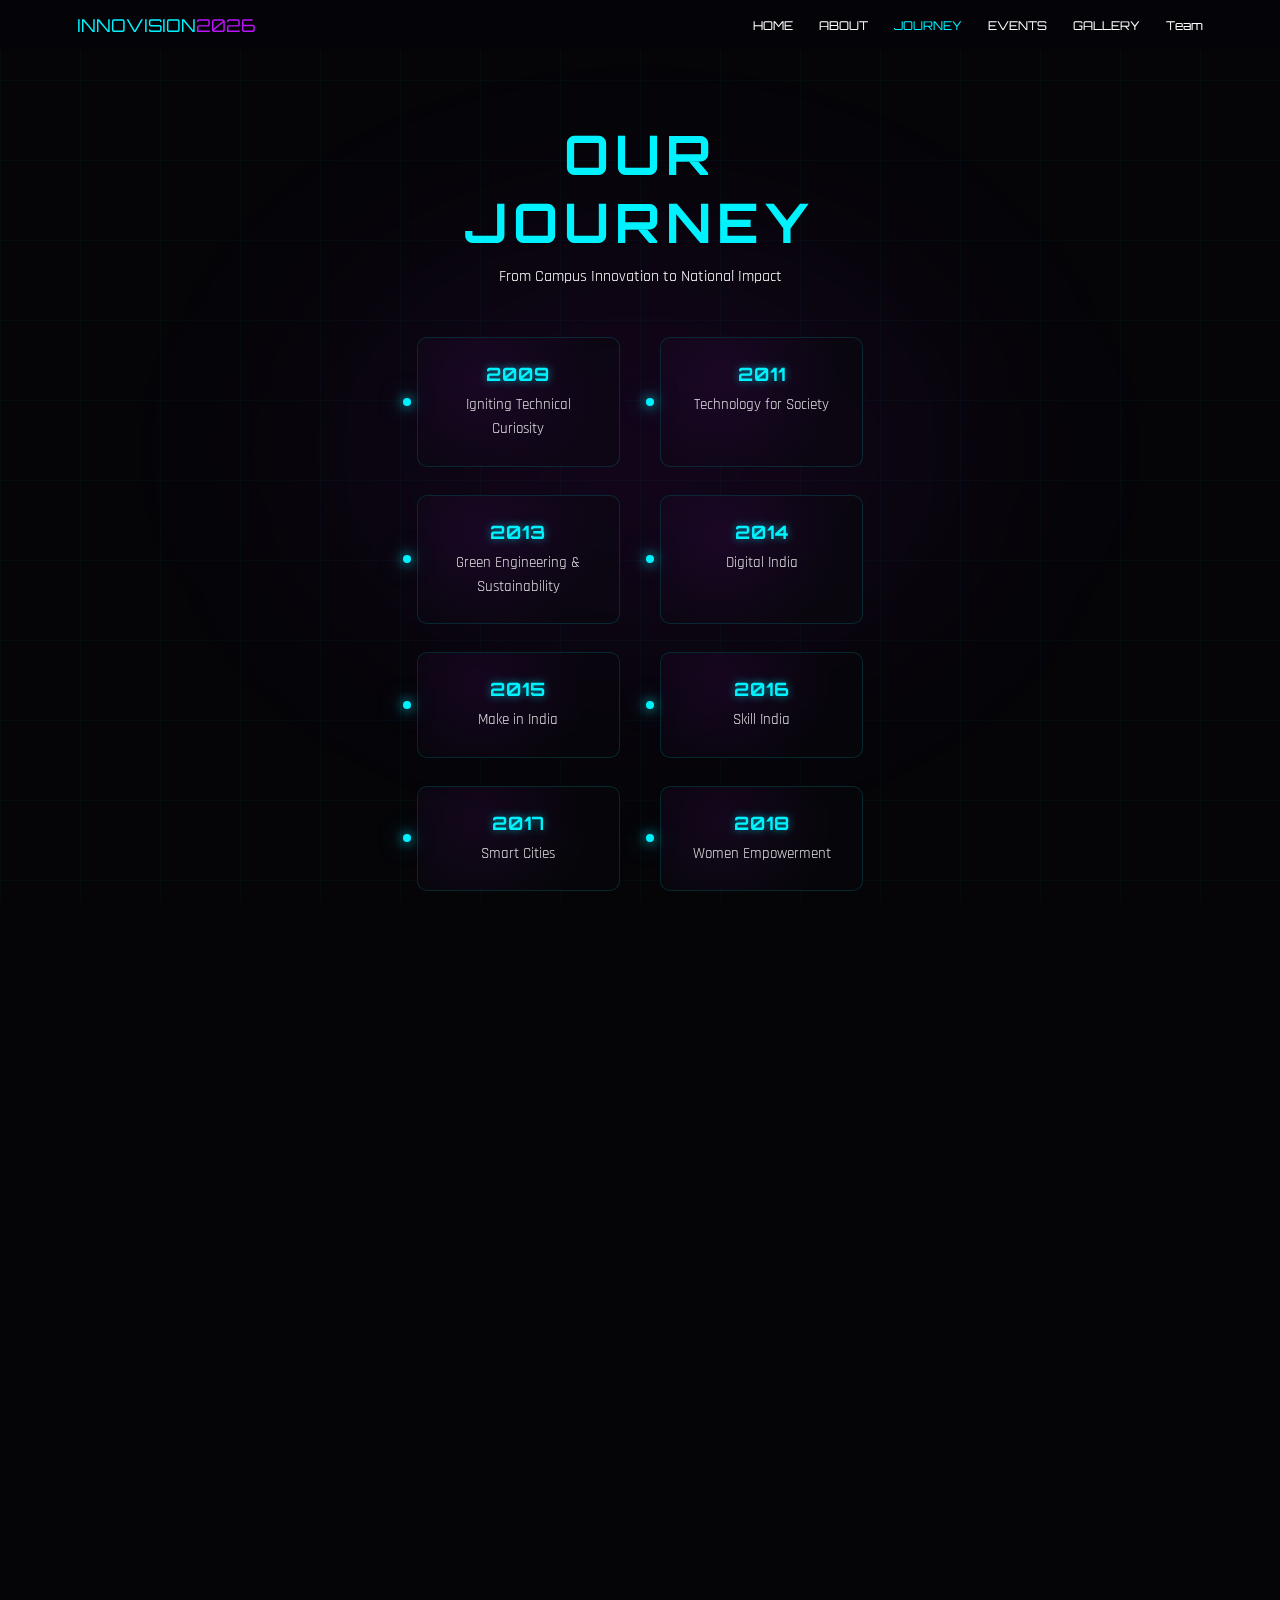
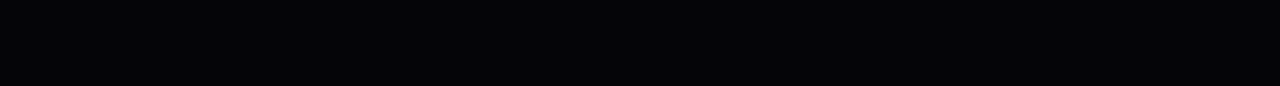
<file: journey.html>
<!DOCTYPE html>
<html lang="en">
<head>
  <meta charset="UTF-8" />
  <meta name="viewport" content="width=device-width, initial-scale=1.0" />
  <meta name="description" content="Explore the journey of INNOVISION - From inception to becoming the premier technical symposium." />
  <meta name="keywords" content="INNOVISION journey, timeline, history, technical symposium" />
  <meta name="author" content="INNOVISION Team" />
  <meta name="theme-color" content="#00f2ff" />
  
  <!-- Open Graph / Facebook -->
  <meta property="og:type" content="website" />
  <meta property="og:title" content="Journey - INNOVISION-2026" />
  <meta property="og:description" content="Explore the journey of INNOVISION - From inception to becoming the premier technical symposium." />
  <meta property="og:image" content="assets/updated_logo.png" />
  
  <!-- Favicon -->
  <link rel="icon" type="image/png" sizes="32x32" href="assets/favicon-32x32.png" />
  <link rel="icon" type="image/png" sizes="16x16" href="assets/favicon-16x16.png" />
  
  <title>Innovision Journey</title>

  <link rel="stylesheet" href="css/journey.css" />
  <link href="https://unpkg.com/aos@2.3.1/dist/aos.css" rel="stylesheet">
</head>
<body>

  <!-- BACKGROUND -->
  <div class="cyber-grid"></div>

  <!-- NAVBAR -->
  <nav class="cyber-nav">
    <div class="logo">INNOVISION<span>2026</span></div>

    <!-- HAMBURGER (MOBILE ONLY) -->
    <div class="hamburger" id="hamburger">
      <span></span>
      <span></span>
      <span></span>
    </div>

    <div class="nav-links" id="navLinks">
      <a href="index.html">HOME</a>
      <a href="index.html#about">ABOUT</a>
      <a href="journey.html" class="active">JOURNEY</a>
      <a href="events.html">EVENTS</a>
      <a href="gallery.html">GALLERY</a>
      <a href="team.html">Team</a>
    </div>
  </nav>

  <!-- JOURNEY PAGE -->
  <section class="journey-page">
    <h1 class="page-title" data-aos="zoom-in">OUR JOURNEY</h1>
    <p class="page-subtitle" data-aos="fade-up">
      From Campus Innovation to National Impact
    </p>

    <div class="journey-vertical">

      <div class="journey-item" data-aos="fade-up"><span class="year">2009</span><p>Igniting Technical Curiosity</p></div>
      <div class="journey-item" data-aos="fade-up"><span class="year">2011</span><p>Technology for Society</p></div>
      <div class="journey-item" data-aos="fade-up"><span class="year">2013</span><p>Green Engineering & Sustainability</p></div>
      <div class="journey-item" data-aos="fade-up"><span class="year">2014</span><p>Digital India</p></div>
      <div class="journey-item" data-aos="fade-up"><span class="year">2015</span><p>Make in India</p></div>
      <div class="journey-item" data-aos="fade-up"><span class="year">2016</span><p>Skill India</p></div>
      <div class="journey-item" data-aos="fade-up"><span class="year">2017</span><p>Smart Cities</p></div>
      <div class="journey-item" data-aos="fade-up"><span class="year">2018</span><p>Women Empowerment</p></div>
      <div class="journey-item" data-aos="fade-up"><span class="year">2019</span><p>Rural Innovation</p></div>
      <div class="journey-item" data-aos="fade-up"><span class="year">2020</span><p>AI, IoT & Emerging Tech</p></div>
      <div class="journey-item" data-aos="fade-up"><span class="year">2021</span><p>Healthcare Technology</p></div>
      <div class="journey-item" data-aos="fade-up"><span class="year">2022</span><p>Atmanirbhar Bharat</p></div>
      <div class="journey-item" data-aos="fade-up"><span class="year">2023</span><p>Sustainable Development Goals</p></div>
      <div class="journey-item" data-aos="fade-up"><span class="year">2024</span><p>Industry 4.0</p></div>
      <div class="journey-item" data-aos="fade-up"><span class="year">2025</span><p>Youth-Led Nation Building</p></div>

      <div class="journey-item highlight" data-aos="zoom-in">
        <span class="year">2026</span>
        <p>Technology for Inclusive and Sustainable Growth</p>
      </div>

    </div>
  </section>

  <!-- JS -->
  <script src="https://unpkg.com/aos@2.3.1/dist/aos.js"></script>
  <script>
    AOS.init({ duration: 900, once: true });

    const hamburger = document.getElementById("hamburger");
    const navLinks = document.getElementById("navLinks");

    hamburger.addEventListener("click", () => {
      navLinks.classList.toggle("open");
    });
  </script>

</body>
</html>
</file>
<file: css/journey.css>
@import url('https://fonts.googleapis.com/css2?family=Orbitron:wght@400;900&family=Rajdhani:wght@300;600;700&display=swap');

:root {
  --neon-blue: #00f2ff;
  --neon-purple: #bc13fe;
  --bg-black: #050508;
}

/* RESET */
* {
  margin: 0;
  padding: 0;
  box-sizing: border-box;
}

/* BODY */
body {
  background: var(--bg-black);
  color: #fff;
  font-family: 'Rajdhani', sans-serif;
  overflow-x: hidden;
  position: relative;
}

body::before {
  content: "";
  position: fixed;
  top: 50%;
  left: 50%;
  transform: translate(-50%, -50%);
  width: 70%;
  height: 70%;
  background: radial-gradient(ellipse, 
    rgba(188,19,254,0.1), 
    transparent 70%
  );
  filter: blur(80px);
  z-index: -1;
  pointer-events: none;
}

/* BACKGROUND GRID */
.cyber-grid {
  position: fixed;
  inset: 0;
  background:
    linear-gradient(rgba(0,242,255,0.03) 1px, transparent 1px),
    linear-gradient(90deg, rgba(0,242,255,0.03) 1px, transparent 1px);
  background-size: 80px 80px;
  animation: gridMove 50s linear infinite;
  z-index: -2;
}

/* NAVBAR */
.cyber-nav {
  position: fixed;
  top: 0;
  width: 100%;
  padding: 14px 6%;
  display: flex;
  justify-content: space-between;
  align-items: center;
  background: rgba(5,5,8,0.85);
  backdrop-filter: blur(10px);
  z-index: 100;
}

.logo {
  font-family: 'Orbitron';
  font-size: 1.1rem;
  color: var(--neon-blue);
}

.logo span {
  color: var(--neon-purple);
}

.nav-links {
  display: flex;
}

.nav-links a {
  margin-left: 26px;
  font-family: 'Orbitron';
  font-size: 0.75rem;
  text-decoration: none;
  color: #fff;
}

.nav-links a.active {
  color: var(--neon-blue);
}

/* PAGE */
.journey-page {
  padding: 120px 6% 80px;
  max-width: 600px;
  margin: auto;
  text-align: center;
}

/* TITLES */
.page-title {
  font-family: 'Orbitron';
  font-size: clamp(2.2rem, 7vw, 3.4rem);
  letter-spacing: 6px;
  color: var(--neon-blue);
  margin-bottom: 10px;
}

.page-subtitle {
  font-size: 1rem;
  opacity: 0.85;
  margin-bottom: 50px;
}

/* TIMELINE */
.journey-vertical {
  display: grid;
  grid-template-columns: repeat(2, 1fr);
  gap: 28px 40px;
  position: relative;
  max-width: 1100px;
  margin: 0 auto;
}

/* CARD */
.journey-item {
  position: relative;
  background: rgba(10, 10, 15, 0.35);
  backdrop-filter: blur(10px);
  -webkit-backdrop-filter: blur(10px);
  border-radius: 10px;
  padding: 24px 28px;
  border: 1px solid rgba(0,242,255,0.15);
  transition: all 0.4s cubic-bezier(0.4, 0, 0.2, 1);
  opacity: 0;
  transform: translateY(20px);
  animation: fadeInUp 0.6s ease-out forwards;
}

/* Floating glowing node */
.journey-item::before {
  content: "";
  position: absolute;
  left: -15px;
  top: 50%;
  transform: translateY(-50%);
  width: 8px;
  height: 8px;
  background: var(--neon-blue);
  border-radius: 50%;
  box-shadow: 
    0 0 12px rgba(0,242,255,0.9),
    0 0 24px rgba(0,242,255,0.5),
    0 0 36px rgba(0,242,255,0.3);
  animation: nodePulse 2s ease-in-out infinite;
  z-index: 2;
}

.journey-item::after {
  content: "";
  position: absolute;
  inset: 0;
  background: radial-gradient(circle at 30% 30%, 
    rgba(188,19,254,0.08), 
    transparent 70%
  );
  border-radius: 10px;
  z-index: -1;
  pointer-events: none;
}

.journey-item:hover {
  transform: translateY(-6px);
  border-color: rgba(0,242,255,0.4);
  box-shadow: 
    0 4px 24px rgba(0,242,255,0.15),
    0 0 0 1px rgba(0,242,255,0.2) inset;
}

.journey-item:hover::before {
  animation: nodePulseIntense 1s ease-in-out infinite;
}

.year {
  font-family: 'Orbitron';
  font-size: 1.15rem;
  font-weight: 700;
  color: var(--neon-blue);
  display: block;
  margin-bottom: 8px;
  text-shadow: 0 0 8px rgba(0,242,255,0.6);
  letter-spacing: 1px;
}

.journey-item p {
  font-size: 0.95rem;
  line-height: 1.6;
  color: rgba(255,255,255,0.85);
}

/* FINAL */
.journey-item.highlight {
  border-color: rgba(188,19,254,0.3);
  background: rgba(15, 10, 20, 0.4);
  grid-column: 1 / -1;
  max-width: 600px;
  margin: 0 auto;
  width: 100%;
}

.journey-item.highlight::before {
  background: var(--neon-purple);
  box-shadow: 
    0 0 16px rgba(188,19,254,1),
    0 0 28px rgba(188,19,254,0.6),
    0 0 40px rgba(188,19,254,0.4);
  animation: nodePulsePurple 2s ease-in-out infinite;
}

.journey-item.highlight::after {
  background: radial-gradient(circle at 30% 30%, 
    rgba(188,19,254,0.15), 
    transparent 70%
  );
}

.journey-item.highlight:hover {
  border-color: rgba(188,19,254,0.5);
  box-shadow: 
    0 4px 24px rgba(188,19,254,0.2),
    0 0 0 1px rgba(188,19,254,0.3) inset;
}

.journey-item.highlight:hover::before {
  animation: nodePulsePurpleIntense 1s ease-in-out infinite;
}

.journey-item.highlight .year {
  color: var(--neon-purple);
  text-shadow: 0 0 10px rgba(188,19,254,0.8);
}

/* ================= HAMBURGER (ONLY ADDITION) ================= */

.hamburger {
  display: none;
  flex-direction: column;
  gap: 5px;
  cursor: pointer;
}

.hamburger span {
  width: 26px;
  height: 2px;
  background: var(--neon-blue);
}

/* MOBILE */
@media (max-width: 768px) {

  .hamburger {
    display: flex;
  }

  .nav-links {
    position: absolute;
    top: 100%;
    left: 0;
    width: 100%;
    background: rgba(5,5,8,0.95);
    backdrop-filter: blur(12px);
    flex-direction: column;
    align-items: center;
    gap: 18px;
    padding: 20px 0;
    display: none;
  }

  .nav-links.open {
    display: flex;
  }
}

/* ANIMATIONS */
@keyframes gridMove {
  from { background-position: 0 0; }
  to { background-position: 800px 800px; }
}

@keyframes fadeInUp {
  to {
    opacity: 1;
    transform: translateY(0);
  }
}

@keyframes nodePulse {
  0%, 100% {
    box-shadow: 
      0 0 12px rgba(0,242,255,0.9),
      0 0 24px rgba(0,242,255,0.5),
      0 0 36px rgba(0,242,255,0.3);
  }
  50% {
    box-shadow: 
      0 0 16px rgba(0,242,255,1),
      0 0 32px rgba(0,242,255,0.7),
      0 0 48px rgba(0,242,255,0.5);
  }
}

@keyframes nodePulseIntense {
  0%, 100% {
    box-shadow: 
      0 0 16px rgba(0,242,255,1),
      0 0 32px rgba(0,242,255,0.8),
      0 0 48px rgba(0,242,255,0.6);
  }
  50% {
    box-shadow: 
      0 0 20px rgba(0,242,255,1),
      0 0 40px rgba(0,242,255,1),
      0 0 60px rgba(0,242,255,0.8);
  }
}

@keyframes nodePulsePurple {
  0%, 100% {
    box-shadow: 
      0 0 16px rgba(188,19,254,1),
      0 0 28px rgba(188,19,254,0.6),
      0 0 40px rgba(188,19,254,0.4);
  }
  50% {
    box-shadow: 
      0 0 20px rgba(188,19,254,1),
      0 0 36px rgba(188,19,254,0.8),
      0 0 52px rgba(188,19,254,0.6);
  }
}

@keyframes nodePulsePurpleIntense {
  0%, 100% {
    box-shadow: 
      0 0 20px rgba(188,19,254,1),
      0 0 36px rgba(188,19,254,0.8),
      0 0 52px rgba(188,19,254,0.6);
  }
  50% {
    box-shadow: 
      0 0 24px rgba(188,19,254,1),
      0 0 44px rgba(188,19,254,1),
      0 0 64px rgba(188,19,254,0.8);
  }
}

.journey-item:nth-child(1) { animation-delay: 0.05s; }
.journey-item:nth-child(2) { animation-delay: 0.1s; }
.journey-item:nth-child(3) { animation-delay: 0.15s; }
.journey-item:nth-child(4) { animation-delay: 0.2s; }
.journey-item:nth-child(5) { animation-delay: 0.25s; }
.journey-item:nth-child(6) { animation-delay: 0.3s; }
.journey-item:nth-child(7) { animation-delay: 0.35s; }
.journey-item:nth-child(8) { animation-delay: 0.4s; }
.journey-item:nth-child(9) { animation-delay: 0.45s; }
.journey-item:nth-child(10) { animation-delay: 0.5s; }
.journey-item:nth-child(11) { animation-delay: 0.55s; }
.journey-item:nth-child(12) { animation-delay: 0.6s; }
.journey-item:nth-child(13) { animation-delay: 0.65s; }

/* RESPONSIVE: Single column on mobile */
@media (max-width: 768px) {
  .journey-vertical {
    grid-template-columns: 1fr;
    gap: 24px;
  }
  
  .journey-item.highlight {
    grid-column: 1;
  }
}
</file>
